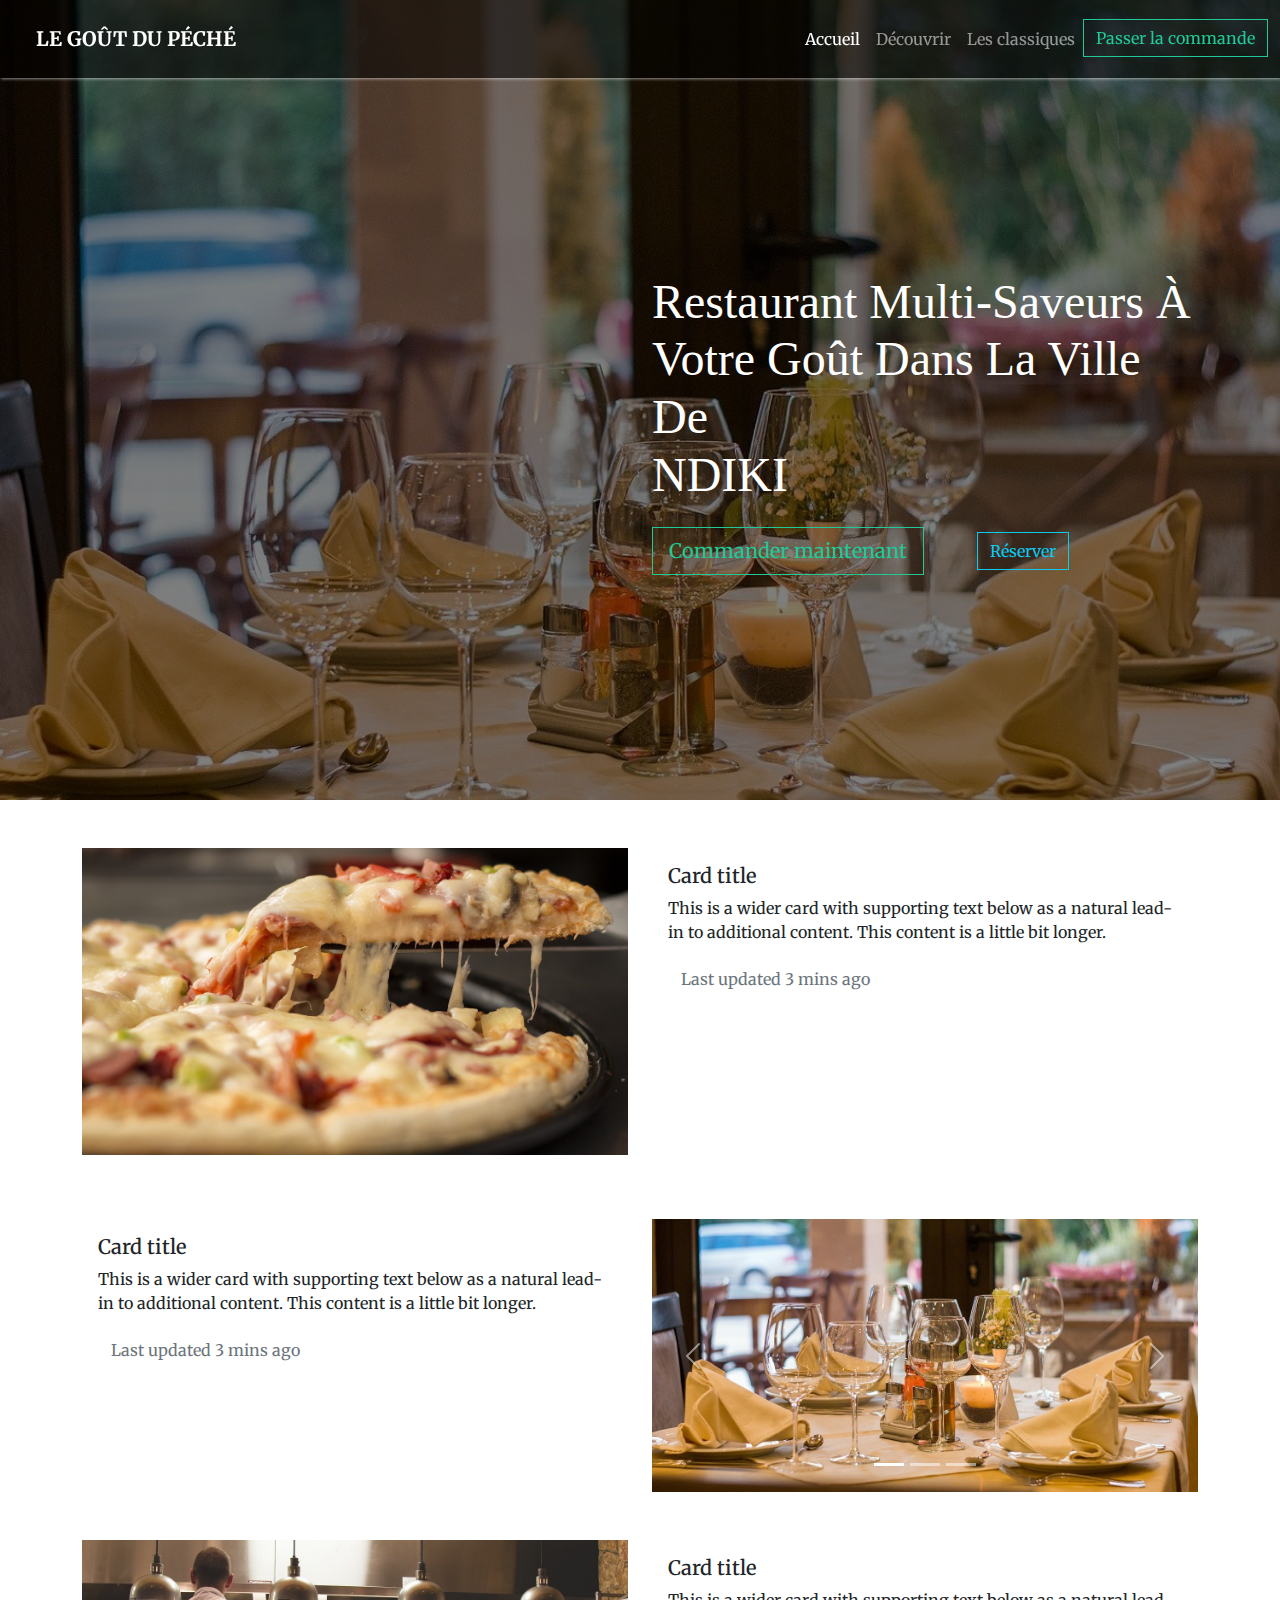
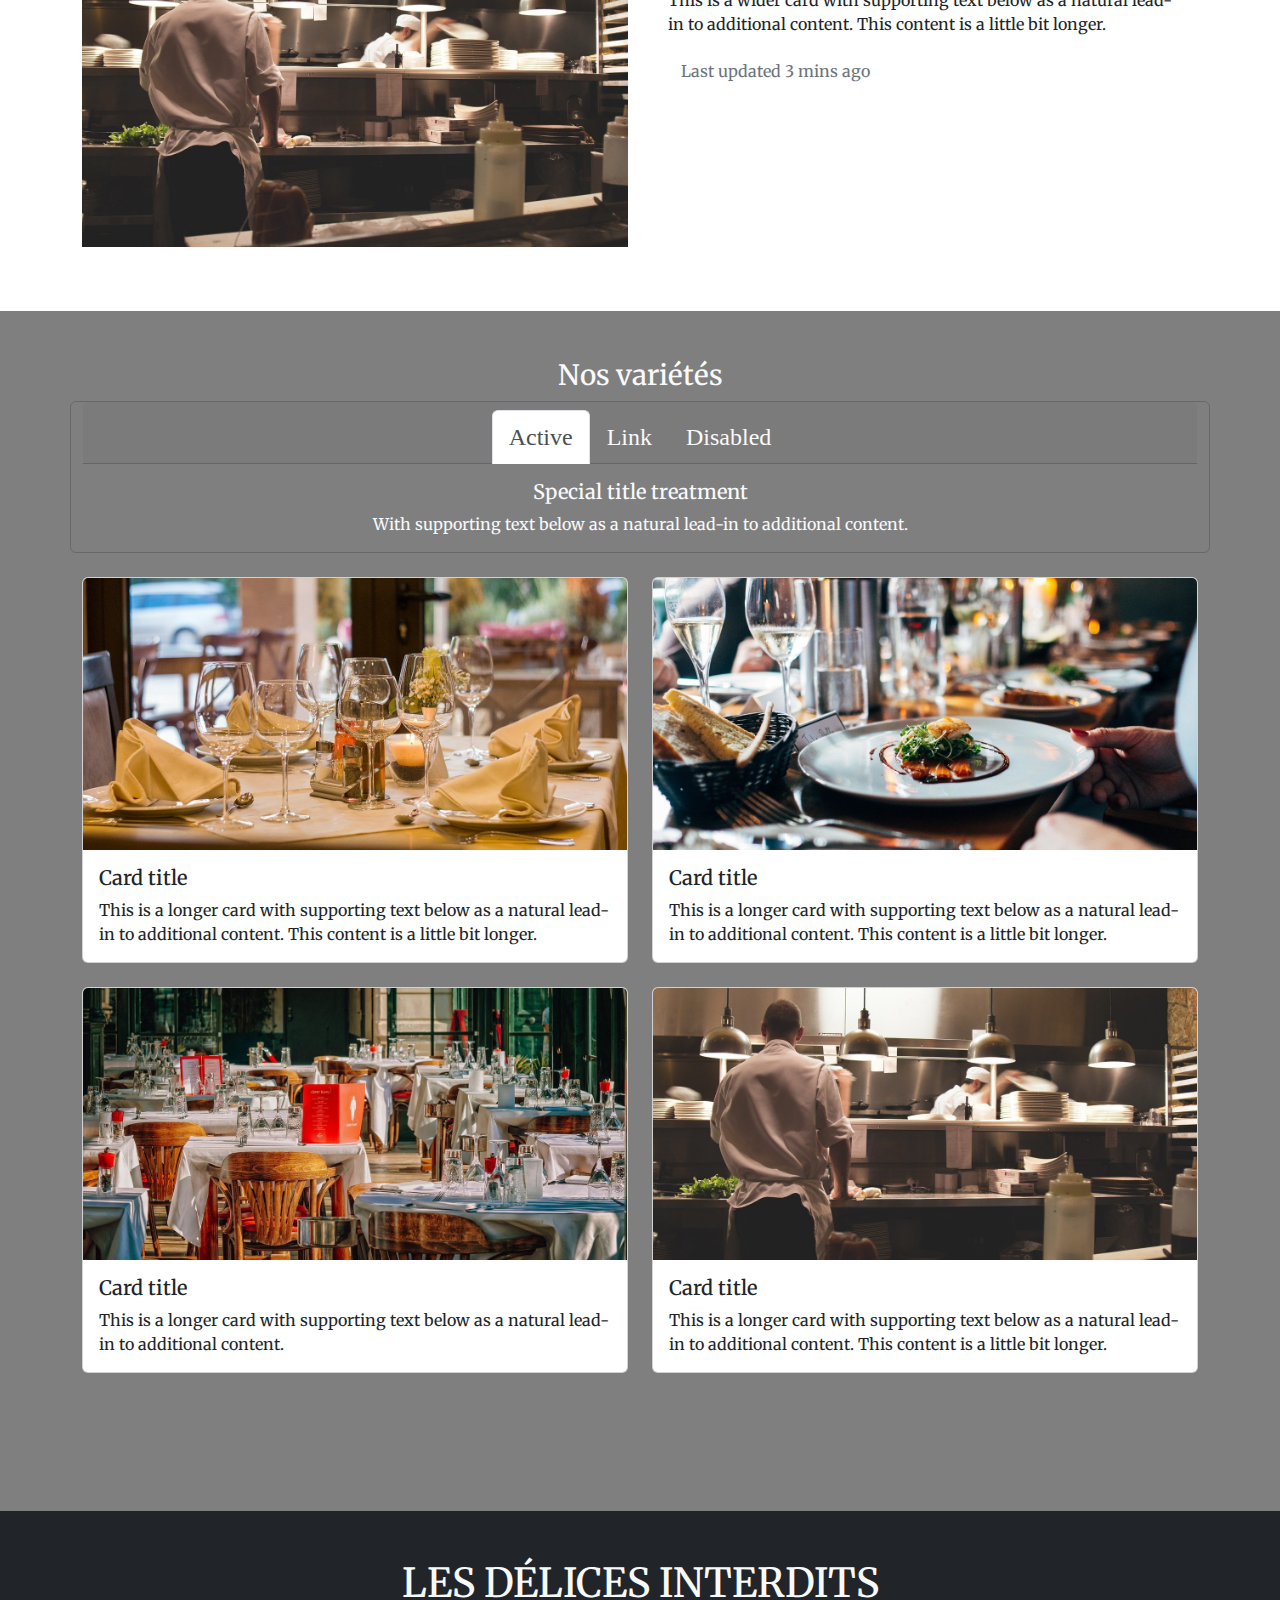
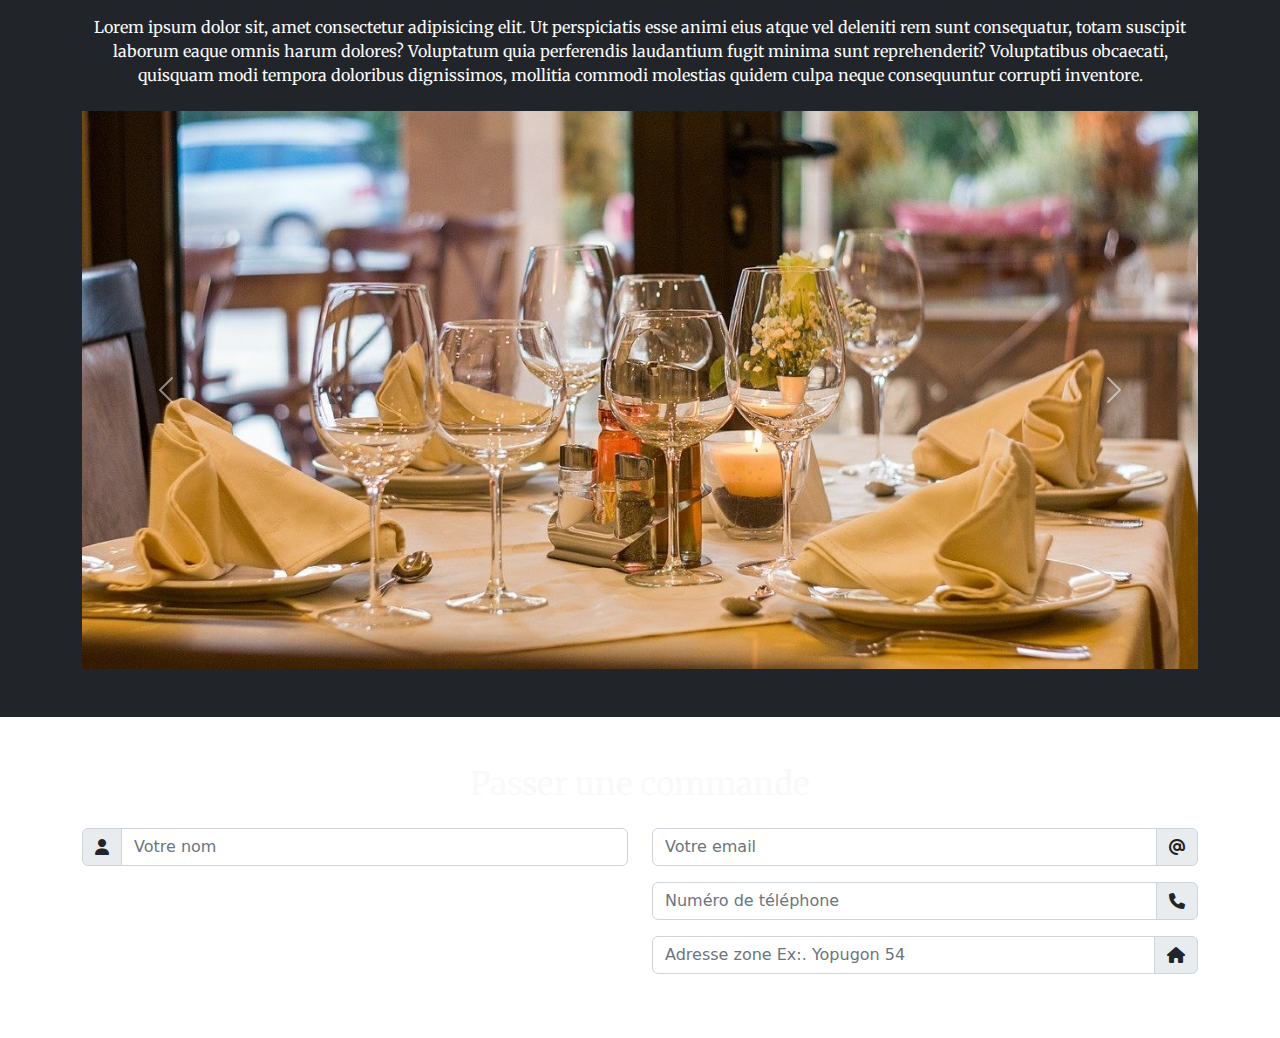
<file: HTML-CSS-Bootstrap/index.html>
<!doctype html>
<html lang="en">
  <head>
    <meta charset="utf-8">
    <meta name="viewport" content="width=device-width, initial-scale=1" />
    <link rel="stylesheet" href="https://cdnjs.cloudflare.com/ajax/libs/font-awesome/6.1.2/css/all.min.css" />
    <title>Bootstrap demo</title>
    <link href="assets/css/bootstrap.min.css" rel="stylesheet" />
    <link rel="stylesheet" href="assets/css/styles.css" />
  </head>
  <body>
    <nav class="cc-navbar navbar navbar-expand-lg position-fixed navbar-dark w-100">
        <div class="container-fluid">
          <a class="navbar-brand text-uppercase fw-bolder mx-4 py-3" href="#">Le goût du péché</a>
          <button class="navbar-toggler" type="button" data-bs-toggle="collapse" data-bs-target="#navbarSupportedContent" aria-controls="navbarSupportedContent" aria-expanded="false" aria-label="Toggle navigation">
            <span class="navbar-toggler-icon"></span>
          </button>
          <div class="collapse navbar-collapse" id="navbarSupportedContent">
            <ul class="navbar-nav ms-auto mb-2 mb-lg-0">
              <li class="nav-item" pe-4>
                <a class="nav-link active" aria-current="page" href="#">Accueil</a>
              </li>
              <li class="nav-item" pe-4>
                <a class="nav-link" href="#">Découvrir</a>
              </li>
              <li class="nav-item" pe-4>
                <a class="nav-link" href="#">Les classiques</a>
              </li>
              <li class="nav-item" pe-4>
                <a class="btn btn-order rounded-0" href="#">Passer la commande</a>
              </li>
            </ul>
          </div>
        </div>
    </nav>

    <section class="banner d-flex justify-content-center align-items-center pt-5">
        <div class="container my-5 py-5">
            <div class="row">
                <div class="col-md-6"></div>
                <div class="col-md-6">
                    <h1 class="text-capitalize py-3 redressed banner-desc">Restaurant multi-saveurs à<br />Votre goût dans la ville de<br />NDIKI</h1>
                    <p>
                        <button class="btn btn-order btn-lg me-5 rounded-0 merriweather">Commander maintenant</button>
                        <button class="btn btn-outline-info rounded-0 merriweather">Réserver</button>
                    </p>
                </div>
            </div>
        </div>
    </section>

    <section class="available merriweather py-5">
        <div class="container">
            <div class="row">
                <div class="card mb-3 border-0 rounded-0">
                    <div class="row">
                      <div class="col-md-6">
                        <img src="assets/img/banniere6.jpg" class="img-fluid" alt="...">
                      </div>
                      <div class="col-md-6">
                        <div class="card-body">
                          <h5 class="card-title">Card title</h5>
                          <p class="card-text">This is a wider card with supporting text below as a natural lead-in to additional content. This content is a little bit longer.</p>
                          <p class="card-text"><a href="#" class="text-muted btn">Last updated 3 mins ago</a></p>
                        </div>
                      </div>
                    </div>
                </div>
                <div class="card my-5 border-0 rounded-0">
                    <div class="row">
                      <div class="col-md-6">
                        <div class="card-body">
                          <h5 class="card-title">Card title</h5>
                          <p class="card-text">This is a wider card with supporting text below as a natural lead-in to additional content. This content is a little bit longer.</p>
                          <p class="card-text"><a href="#" class="text-muted btn">Last updated 3 mins ago</a></p>
                        </div>
                      </div>
                      <div class="col-md-6">
                        <div id="carouselExampleIndicators" class="carousel slide" data-bs-ride="true">
                            <div class="carousel-indicators">
                              <button type="button" data-bs-target="#carouselExampleIndicators" data-bs-slide-to="0" class="active" aria-current="true" aria-label="Slide 1"></button>
                              <button type="button" data-bs-target="#carouselExampleIndicators" data-bs-slide-to="1" aria-label="Slide 2"></button>
                              <button type="button" data-bs-target="#carouselExampleIndicators" data-bs-slide-to="2" aria-label="Slide 3"></button>
                            </div>
                            <div class="carousel-inner">
                              <div class="carousel-item active">
                                <img src="assets/img/carousel1.jpg" class="d-block w-100" alt="...">
                              </div>
                              <div class="carousel-item">
                                <img src="assets/img/carousel2.jpg" class="d-block w-100" alt="...">
                              </div>
                              <div class="carousel-item">
                                <img src="assets/img/carousel3.jpg" class="d-block w-100" alt="...">
                              </div>
                            </div>
                            <button class="carousel-control-prev" type="button" data-bs-target="#carouselExampleIndicators" data-bs-slide="prev">
                              <span class="carousel-control-prev-icon" aria-hidden="true"></span>
                              <span class="visually-hidden">Previous</span>
                            </button>
                            <button class="carousel-control-next" type="button" data-bs-target="#carouselExampleIndicators" data-bs-slide="next">
                              <span class="carousel-control-next-icon" aria-hidden="true"></span>
                              <span class="visually-hidden">Next</span>
                            </button>
                          </div>
                      </div>
                    </div>
                </div>
                <div class="card mb-3 border-0 rounded-0">
                    <div class="row">
                        <div class="col-md-6">
                            <img src="assets/img/banniere5.jpg" class="img-fluid" alt="...">
                          </div>
                        <div class="col-md-6">
                        <div class="card-body">
                          <h5 class="card-title">Card title</h5>
                          <p class="card-text">This is a wider card with supporting text below as a natural lead-in to additional content. This content is a little bit longer.</p>
                          <p class="card-text"><a href="#" class="text-muted btn">Last updated 3 mins ago</a></p>
                        </div>
                      </div>
                    </div>
                </div>
            </div>
        </div>
    </section>

    <section class="section cc-menu py-5 merriweather">
        <div class="container">
            <div class="row">
                <h3 class="text-center text-light merriweather">Nos variétés</h3>
                <div class="card bg-transparent text-center mb-4">
                    <div class="card-header redressed fs-4">
                      <ul class="nav nav-tabs justify-content-center card-header-tabs">
                        <li class="nav-item">
                          <a class="nav-link active" aria-current="true" href="#">Active</a>
                        </li>
                        <li class="nav-item">
                          <a class="nav-link text-light" href="#">Link</a>
                        </li>
                        <li class="nav-item">
                          <a class="nav-link text-light" href="#">Disabled</a>
                        </li>
                      </ul>
                    </div>
                    <div class="card-body text-light">
                      <h5 class="card-title">Special title treatment</h5>
                      <p class="card-text">With supporting text below as a natural lead-in to additional content.</p>
                    </div>
                </div>
            </div>
            <div class="row row-cols-1 row-cols-md-2 g-4">
                <div class="col">
                  <div class="card">
                    <img src="assets/img/carousel1.jpg" class="card-img-top" alt="...">
                    <div class="card-body">
                      <h5 class="card-title">Card title</h5>
                      <p class="card-text">This is a longer card with supporting text below as a natural lead-in to additional content. This content is a little bit longer.</p>
                    </div>
                  </div>
                </div>
                <div class="col">
                  <div class="card">
                    <img src="assets/img/carousel2.jpg" class="card-img-top" alt="...">
                    <div class="card-body">
                      <h5 class="card-title">Card title</h5>
                      <p class="card-text">This is a longer card with supporting text below as a natural lead-in to additional content. This content is a little bit longer.</p>
                    </div>
                  </div>
                </div>
                <div class="col d-sm-none d-md-block">
                  <div class="card">
                    <img src="assets/img/carousel3.jpg" class="card-img-top" alt="...">
                    <div class="card-body">
                      <h5 class="card-title">Card title</h5>
                      <p class="card-text">This is a longer card with supporting text below as a natural lead-in to additional content.</p>
                    </div>
                  </div>
                </div>
                <div class="col d-sm-none d-md-block">
                  <div class="card">
                    <img src="assets/img/carousel4.jpg" class="card-img-top" alt="...">
                    <div class="card-body">
                      <h5 class="card-title">Card title</h5>
                      <p class="card-text">This is a longer card with supporting text below as a natural lead-in to additional content. This content is a little bit longer.</p>
                    </div>
                  </div>
                </div>
            </div>
        </div>
    </section>

    <section class="cc-carousel merriweather bg-dark text-light text-center py-5">
        <div class="container">
            <div class="row">
                <h1 class="text-uppercase">Les délices interdits</h1>
                <div class="col pb-4">
                    Lorem ipsum dolor sit, amet consectetur adipisicing elit. Ut perspiciatis esse animi eius atque vel deleniti rem sunt consequatur, totam suscipit laborum eaque omnis harum dolores? Voluptatum quia perferendis laudantium fugit minima sunt reprehenderit? Voluptatibus obcaecati, quisquam modi tempora doloribus dignissimos, mollitia commodi molestias quidem culpa neque consequuntur corrupti inventore.
                </div>
            </div>
            <div id="carouselExampleFade" class="carousel slide carousel-fade" data-bs-ride="carousel">
                <div class="carousel-inner">
                  <div class="carousel-item active">
                    <img src="assets/img/carousel1.jpg" class="d-block w-100" alt="...">
                  </div>
                  <div class="carousel-item">
                    <img src="assets/img/carousel2.jpg" class="d-block w-100" alt="...">
                  </div>
                  <div class="carousel-item">
                    <img src="assets/img/carousel3.jpg" class="d-block w-100" alt="...">
                  </div>
                </div>
                <button class="carousel-control-prev" type="button" data-bs-target="#carouselExampleFade" data-bs-slide="prev">
                  <span class="carousel-control-prev-icon" aria-hidden="true"></span>
                  <span class="visually-hidden">Previous</span>
                </button>
                <button class="carousel-control-next" type="button" data-bs-target="#carouselExampleFade" data-bs-slide="next">
                  <span class="carousel-control-next-icon" aria-hidden="true"></span>
                  <span class="visually-hidden">Next</span>
                </button>
              </div>
        </div>
    </section>

    <section class="order-form py-5">
        <div class="container">
            <h2 class="merriweather text-center text-light mb-4">Passer une commande</h2>
            <form>
                <div class="row">
                    <div class="col-md-6 col-sm">
                        <div class="input-group mb-3">
                            <span class="input-group-text" id="basic-addon1"><i class="fas fa-user"></i></span>
                            <input type="text" class="form-control" placeholder="Votre nom">
                        </div>                          
                    </div>
                    <div class="col-md-6 col-sm">
                        <div class="input-group mb-3">
                            <input type="email" class="form-control" placeholder="Votre email">
                            <span class="input-group-text" id="basic-addon1"><i class="fas fa-at"></i></span>
                        </div> 
                        <div class="input-group mb-3">
                            <input type="number" class="form-control" placeholder="Numéro de téléphone">
                            <span class="input-group-text" id="basic-addon1"><i class="fas fa-phone"></i></span>
                        </div> 
                        <div class="input-group mb-3">
                            <input type="text" class="form-control" placeholder="Adresse zone Ex:. Yopugon 54">
                            <span class="input-group-text" id="basic-addon1"><i class="fas fa-home"></i></span>
                        </div> 
                    </div>
                </div>
            </form>
        </div>
    </section>
    <script src="assets/js/bootstrap.bundle.min.js"></script>
  </body>
</html>
</file>
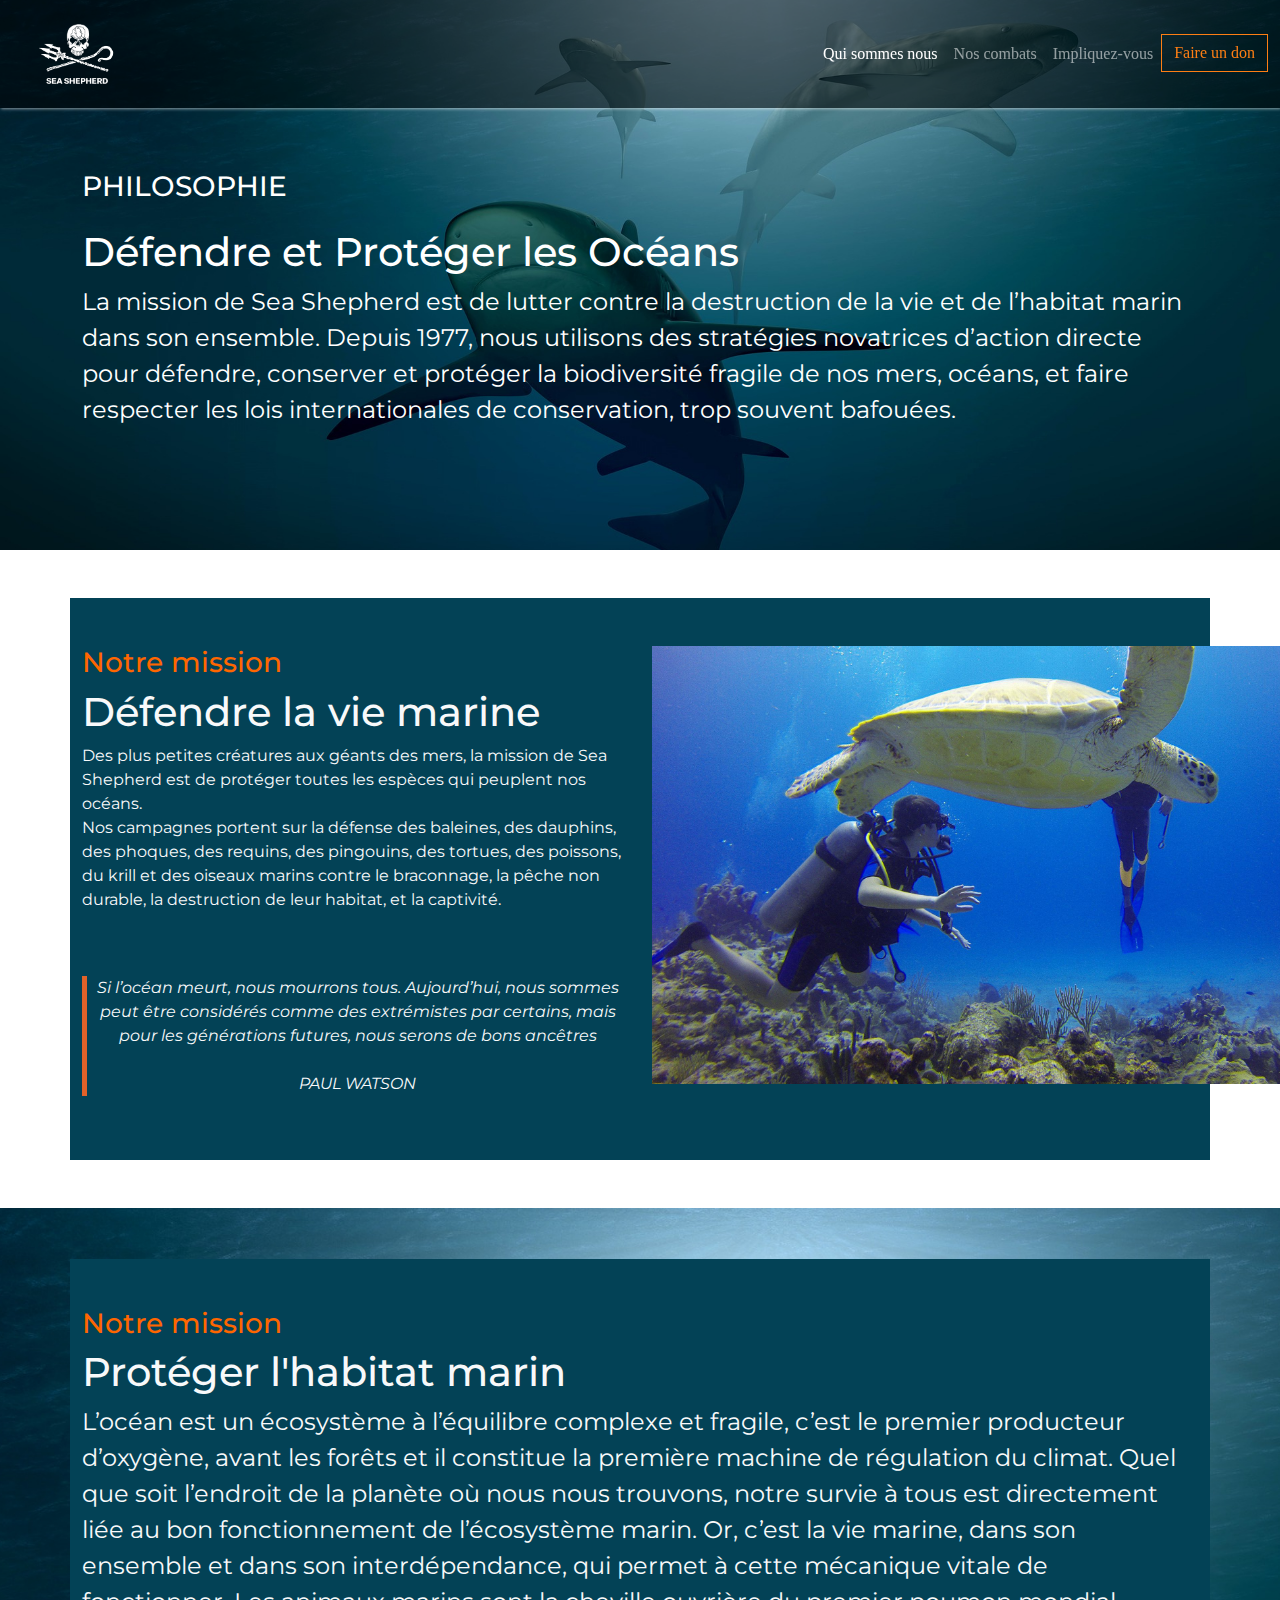
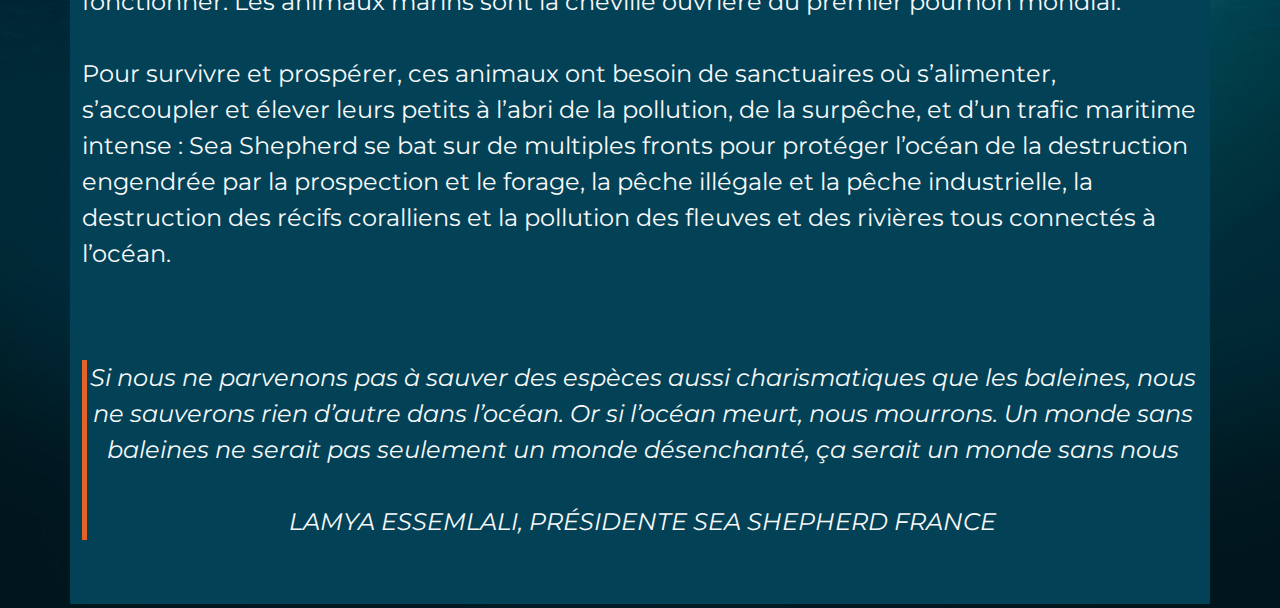
<file: Site-association/test.html>
<!doctype html>
<html lang="en">
  <head>
    <meta charset="utf-8">
    <meta name="viewport" content="width=device-width, initial-scale=1" />
    <link rel="stylesheet" href="https://cdnjs.cloudflare.com/ajax/libs/font-awesome/6.1.2/css/all.min.css" />
    <title>Bootstrap demo</title>
    <link href="assets/css/bootstrap.min.css" rel="stylesheet" />
    <link rel="stylesheet" href="assets/css/test-styles.css" />
  </head>
  <body>
    <nav class="cc-navbar navbar navbar-expand-lg position-fixed navbar-dark w-100">
      <div class="container-fluid">
        <a class="navbar-brand text-uppercase fw-bolder mx-4 py-3" href="/index.html"><img src="assets\img\logo_sea_shepherd_white-1.png" width="80" height="60" alt="logo"></a>
        <button class="navbar-toggler" type="button" data-bs-toggle="collapse" data-bs-target="#navbarSupportedContent" aria-controls="navbarSupportedContent" aria-expanded="false" aria-label="Toggle navigation">
          <span class="navbar-toggler-icon"></span>
        </button>
        <div class="collapse navbar-collapse" id="navbarSupportedContent">
          <ul class="navbar-nav ms-auto mb-2 mb-lg-0">
            <li class="nav-item" pe-4>
              <a class="nav-link active" aria-current="page" href="test.html">Qui sommes nous</a>
            </li>
            <li class="nav-item" pe-4>
              <a class="nav-link" href="#">Nos combats</a>
            </li>
            <li class="nav-item" pe-4>
              <a class="nav-link" href="#">Impliquez-vous</a>
            </li>
            <li class="nav-item" pe-4>
              <a class="btn btn-order rounded-0" href="https://www.helloasso.com/associations/sea-shepherd-france/formulaires/2">Faire un don</a>
            </li>
          </ul>
        </div>
      </div>
    </nav>

    <section>
      <div class="bg-image d-flex justify-content-center align-items-center pt-5" style="background-image: url('assets/img/banner2.jpg');">
        <div class="container my-5 py-5">
          <div class="row">
              <div class="background-img-desc montserrat">
                <h3 class="text-capitalize py-3">PHILOSOPHIE</h3>
                <h1>Défendre et Protéger les Océans</h1>
                <p>La mission de Sea Shepherd est de lutter contre la destruction de la vie et de l’habitat marin dans son ensemble. Depuis 1977, nous utilisons des stratégies novatrices d’action directe pour défendre, conserver et protéger la biodiversité fragile de nos mers, océans, et faire respecter les lois internationales de conservation, trop souvent bafouées.</p>
              </div>
          </div>
        </div>
      </div>
    </section>

    <section>
      <div class="container my-5 py-5" style="background-color: #034256;">
        <div class="row">
            <div class="col-md-6 montserrat text-light">
              <h3><font color="#FF6600">Notre mission</font></h3>
              <h1>Défendre la vie marine</h1>
              <p>                
                Des plus petites créatures aux géants des mers, la mission de Sea Shepherd est de protéger toutes les espèces qui peuplent nos océans.
                <br> 
                Nos campagnes portent sur la défense des baleines, des dauphins, des phoques, des requins, des pingouins, des tortues, des poissons, du krill et des oiseaux marins contre le braconnage, la pêche non durable, la destruction de leur habitat, et la captivité.
                <br>
                <br>
                <br>
              </p>
              <p class="citation">               
                Si l’océan meurt, nous mourrons tous. Aujourd’hui, nous sommes peut être considérés comme des extrémistes par certains, mais pour les générations futures, nous serons de bons ancêtres
                <br>
                <br>
                PAUL WATSON</p>
            </div>
            <div class="col-md-6">
              <img src="assets/img/plongeurs.jpg" alt="" style="height: 438px;">
            </div>
        </div>
      </div>
    </section>

    <section>
      <div class="bg-image2 d-flex justify-content-center align-items-center pt-5" style="background-image: url('assets/img/banner2.jpg');">
        <div class="container my-5 py-5" style="background-color: #034256;">
          <div class="row">
              <div class="background-img-desc montserrat">
                <div class="montserrat text-light">
                  <h3><font color="#FF6600">Notre mission</font></h3>
                  <h1>Protéger l'habitat marin</h1>
                  <p>                
                    L’océan est un écosystème à l’équilibre complexe et fragile, c’est le premier producteur d’oxygène, avant les forêts et il constitue la première machine de régulation du climat.
                    Quel que soit l’endroit de la planète où nous nous trouvons, notre survie à tous est directement liée au bon fonctionnement de l’écosystème marin.
                    Or, c’est la vie marine, dans son ensemble et dans son interdépendance, qui permet à cette mécanique vitale de fonctionner. Les animaux marins sont la cheville ouvrière du premier poumon mondial.
                    <br>
                    <br>
                    Pour survivre et prospérer, ces animaux ont besoin de sanctuaires où s’alimenter, s’accoupler et élever leurs petits à l’abri de la pollution, de la surpêche, et d’un trafic maritime intense :
                     Sea Shepherd se bat sur de multiples fronts pour protéger l’océan de la destruction engendrée par la prospection et le forage, la pêche illégale et la pêche industrielle, la destruction des récifs coralliens et la pollution des fleuves et des rivières tous connectés à l’océan.
                    <br>
                    <br>
                    <br>
                  </p>
                  <p class="citation">               
                    Si nous ne parvenons pas à sauver des espèces aussi charismatiques que les baleines, nous ne sauverons rien d’autre dans l’océan. Or si l’océan meurt, nous mourrons. Un monde sans baleines ne serait pas seulement un monde désenchanté, ça serait un monde sans nous
                    <br>
                    <br>
                    LAMYA ESSEMLALI, PRÉSIDENTE SEA SHEPHERD FRANCE
                  </p>
                </div>
              </div>
          </div>
        </div>
      </div>
    </section>
    <script src="assets/js/bootstrap.bundle.min.js"></script>
  </body>
</html>
</file>
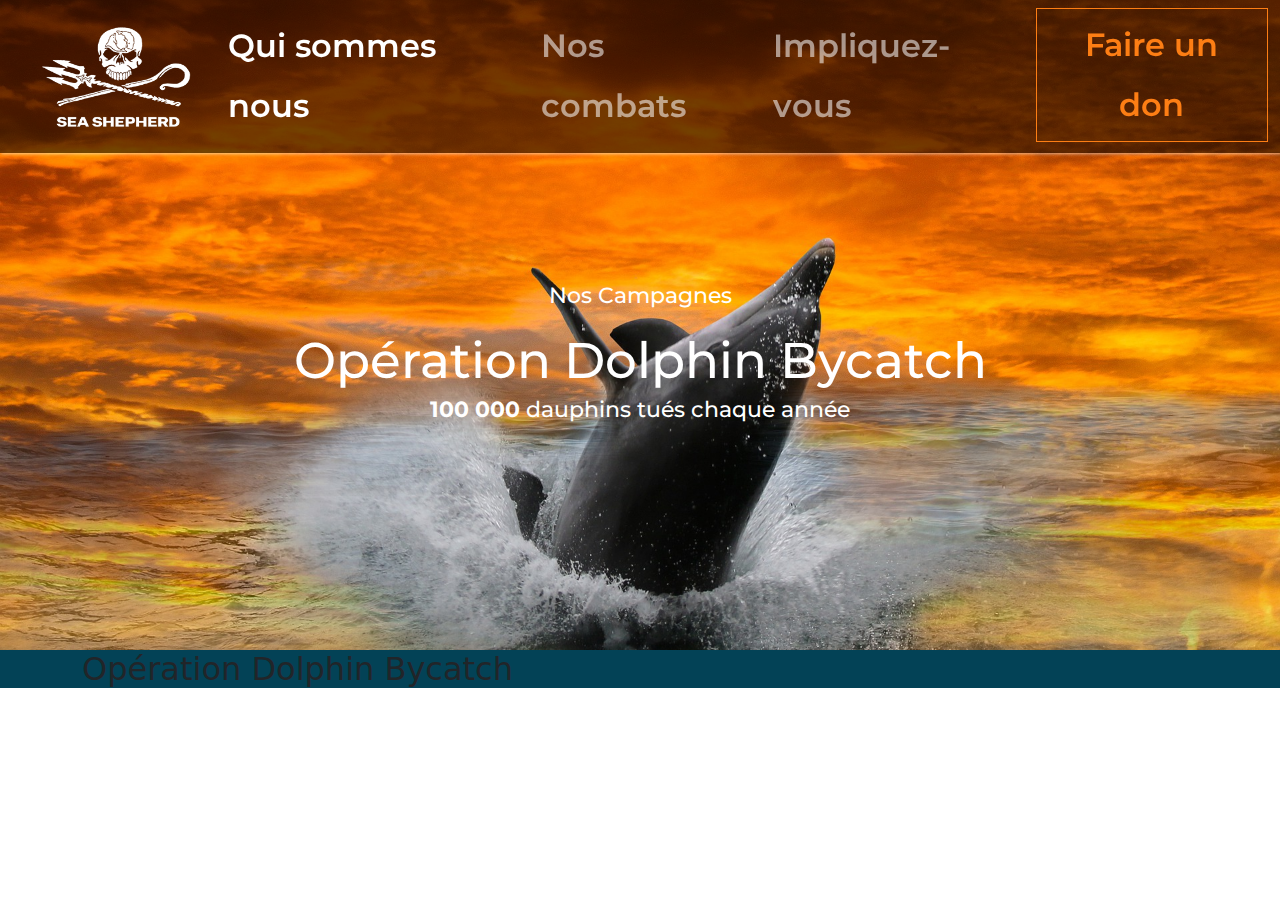
<file: Site-association/Site-association/test.html>
<!doctype html>
<html lang="en">
  <head>
    <meta charset="utf-8">
    <meta name="viewport" content="width=device-width, initial-scale=1" />
    <link rel="stylesheet" href="https://cdnjs.cloudflare.com/ajax/libs/font-awesome/6.1.2/css/all.min.css" />
    <title>Bootstrap demo</title>
    <link href="assets/css/bootstrap.min.css" rel="stylesheet" />
    <link rel="stylesheet" href="assets/css/test-styles.css" />
  </head>
    <body>
        <nav class="cc-navbar navbar navbar-expand-lg position-fixed navbar-dark w-100">
            <div class="container-fluid">
              <a class="navbar-brand text-uppercase fw-bolder mx-4 py-3" href="/index.html"><img src="assets\img\logo_sea_shepherd_white-1.png" width="160" height="100" alt="logo"></a>
              <button class="navbar-toggler" type="button" data-bs-toggle="collapse" data-bs-target="#navbarSupportedContent" aria-controls="navbarSupportedContent" aria-expanded="false" aria-label="Toggle navigation">
                <span class="navbar-toggler-icon"></span>
              </button>
              <div class="collapse navbar-collapse" id="navbarSupportedContent">
                <ul class="navbar-nav ms-auto mb-2 mb-lg-0">
                  <li class="nav-item" pe-4>
                    <a class="nav-link active" aria-current="page" href="test.html">Qui sommes nous</a>
                  </li>
                  <li class="nav-item" pe-4>
                    <a class="nav-link" href="#">Nos combats</a>
                  </li>
                  <li class="nav-item" pe-4>
                    <a class="nav-link" href="#">Impliquez-vous</a>
                  </li>
                  <li class="nav-item" pe-4>
                    <a class="btn btn-order rounded-0" href="https://www.helloasso.com/associations/sea-shepherd-france/formulaires/2">Faire un don</a>
                  </li>
                </ul>
              </div>
            </div>
        </nav>
        <section>
            <div class="bg-image d-flex justify-content-center align-items-center pt-5" style="background-image: url('assets/img/dauphin-bycatch.jpg');">
              <div class="container my-5 py-5">
                <div class="row">
                    <div class="background-img-desc montserrat text-center">
                      <h3 class="text-capitalize py-3">nos campagnes</h3>
                      <h1>Opération Dolphin Bycatch</h1>
                      <h3><b>100 000</b> dauphins tués chaque année</h3>
                    </div>
                </div>
              </div>
            </div>
          </section>
          <section class="cards">
            <div class="container">
                <h2>Opération Dolphin Bycatch</h2>
            </div>
          </section>
        <script src="assets/js/bootstrap.bundle.min.js"></script>
    </body>
</html>
</file>
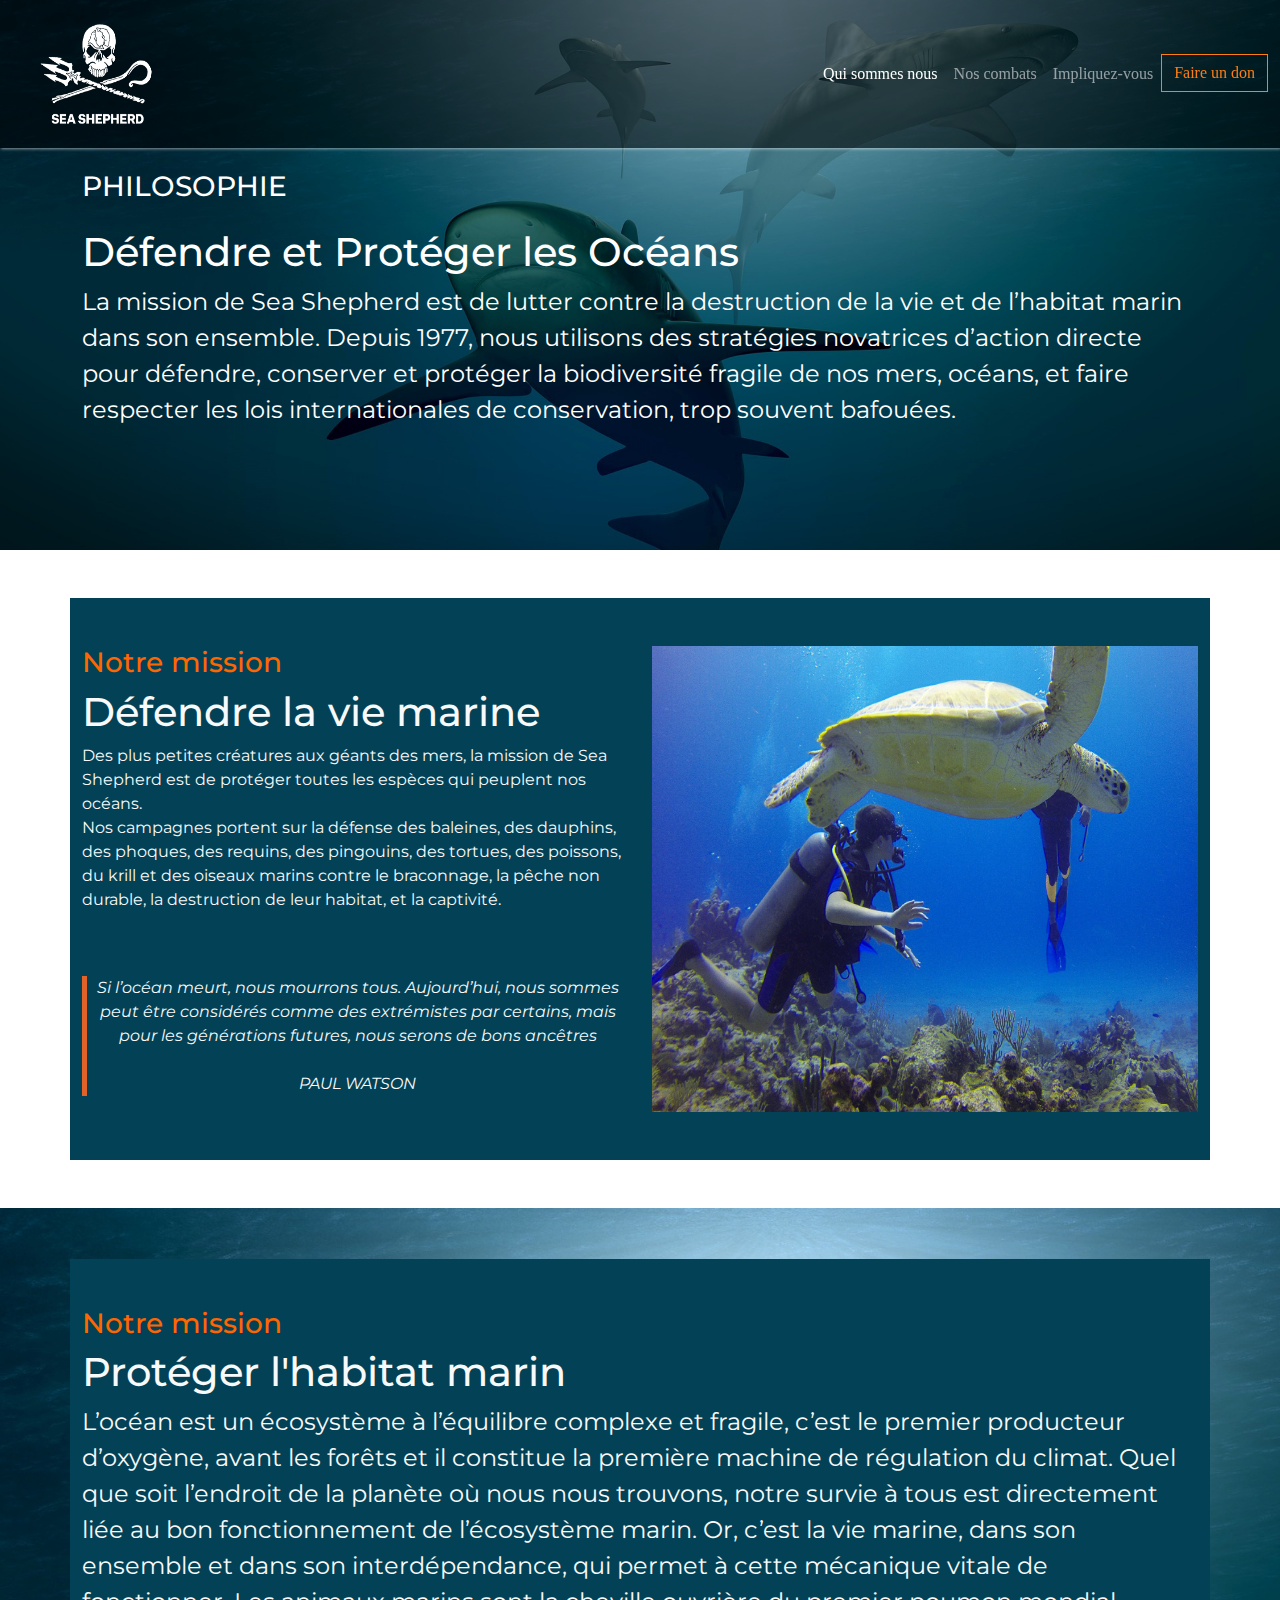
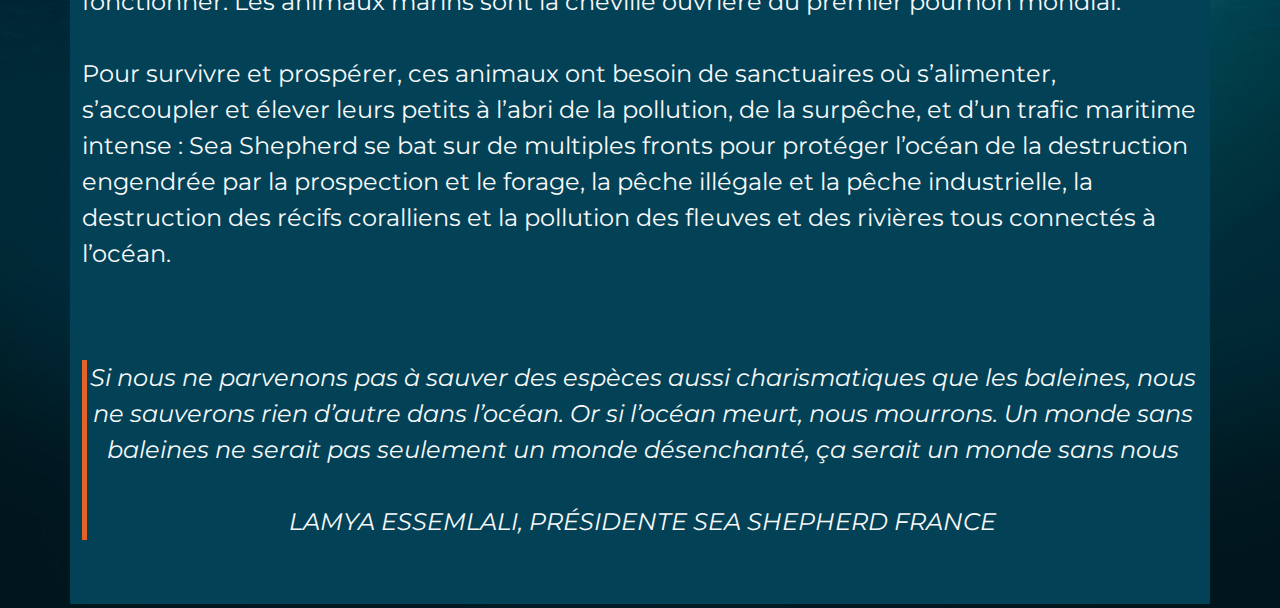
<file: Site-association/Site-association/whoweare.html>
<!doctype html>
<html lang="en">
  <head>
    <meta charset="utf-8">
    <meta name="viewport" content="width=device-width, initial-scale=1" />
    <link rel="stylesheet" href="https://cdnjs.cloudflare.com/ajax/libs/font-awesome/6.1.2/css/all.min.css" />
    <title>Bootstrap demo</title>
    <link href="assets/css/bootstrap.min.css" rel="stylesheet" />
    <link rel="stylesheet" href="assets/css/styles.css" />
  </head>
  <body>
    <nav class="cc-navbar navbar navbar-expand-lg position-fixed navbar-dark w-100">
      <div class="container-fluid">
        <a class="navbar-brand text-uppercase fw-bolder mx-4 py-3" href="/index.html"><img src="assets\img\logo_sea_shepherd_white-1.png" width="120" height="100" alt="logo"></a>
        <button class="navbar-toggler" type="button" data-bs-toggle="collapse" data-bs-target="#navbarSupportedContent" aria-controls="navbarSupportedContent" aria-expanded="false" aria-label="Toggle navigation">
          <span class="navbar-toggler-icon"></span>
        </button>
        <div class="collapse navbar-collapse" id="navbarSupportedContent">
          <ul class="navbar-nav ms-auto mb-2 mb-lg-0">
            <li class="nav-item" pe-4>
              <a class="nav-link active" aria-current="page" href="test.html">Qui sommes nous</a>
            </li>
            <li class="nav-item" pe-4>
              <a class="nav-link" href="#">Nos combats</a>
            </li>
            <li class="nav-item" pe-4>
              <a class="nav-link" href="#">Impliquez-vous</a>
            </li>
            <li class="nav-item" pe-4>
              <a class="btn btn-order rounded-0" href="https://www.helloasso.com/associations/sea-shepherd-france/formulaires/2">Faire un don</a>
            </li>
          </ul>
        </div>
      </div>
    </nav>

    <section>
      <div class="bg-image d-flex justify-content-center align-items-center pt-5" style="background-image: url('assets/img/banner2.jpg');">
        <div class="container my-5 py-5">
          <div class="row">
              <div class="background-img-desc montserrat">
                <h3 class="text-capitalize py-3">PHILOSOPHIE</h3>
                <h1>Défendre et Protéger les Océans</h1>
                <p>La mission de Sea Shepherd est de lutter contre la destruction de la vie et de l’habitat marin dans son ensemble. Depuis 1977, nous utilisons des stratégies novatrices d’action directe pour défendre, conserver et protéger la biodiversité fragile de nos mers, océans, et faire respecter les lois internationales de conservation, trop souvent bafouées.</p>
              </div>
          </div>
        </div>
      </div>
    </section>

    <section>
      <div class="container my-5 py-5" style="background-color: #034256;">
        <div class="row">
            <div class="col-md-6 montserrat text-light">
              <h3><font color="#FF6600">Notre mission</font></h3>
              <h1>Défendre la vie marine</h1>
              <p>                
                Des plus petites créatures aux géants des mers, la mission de Sea Shepherd est de protéger toutes les espèces qui peuplent nos océans.
                <br> 
                Nos campagnes portent sur la défense des baleines, des dauphins, des phoques, des requins, des pingouins, des tortues, des poissons, du krill et des oiseaux marins contre le braconnage, la pêche non durable, la destruction de leur habitat, et la captivité.
                <br>
                <br>
                <br>
              </p>
              <p class="citation">               
                Si l’océan meurt, nous mourrons tous. Aujourd’hui, nous sommes peut être considérés comme des extrémistes par certains, mais pour les générations futures, nous serons de bons ancêtres
                <br>
                <br>
                PAUL WATSON</p>
            </div>
            <div class="col-md-6">
              <img src="assets/img/plongeurs.jpg" alt="" style="height: 100%; width: 100%;">
            </div>
        </div>
      </div>
    </section>

    <section>
      <div class="bg-image2 d-flex justify-content-center align-items-center pt-5" style="background-image: url('assets/img/banner2.jpg');">
        <div class="container my-5 py-5" style="background-color: #034256;">
          <div class="row">
              <div class="background-img-desc montserrat">
                <div class="montserrat text-light">
                  <h3><font color="#FF6600">Notre mission</font></h3>
                  <h1>Protéger l'habitat marin</h1>
                  <p>                
                    L’océan est un écosystème à l’équilibre complexe et fragile, c’est le premier producteur d’oxygène, avant les forêts et il constitue la première machine de régulation du climat.
                    Quel que soit l’endroit de la planète où nous nous trouvons, notre survie à tous est directement liée au bon fonctionnement de l’écosystème marin.
                    Or, c’est la vie marine, dans son ensemble et dans son interdépendance, qui permet à cette mécanique vitale de fonctionner. Les animaux marins sont la cheville ouvrière du premier poumon mondial.
                    <br>
                    <br>
                    Pour survivre et prospérer, ces animaux ont besoin de sanctuaires où s’alimenter, s’accoupler et élever leurs petits à l’abri de la pollution, de la surpêche, et d’un trafic maritime intense :
                     Sea Shepherd se bat sur de multiples fronts pour protéger l’océan de la destruction engendrée par la prospection et le forage, la pêche illégale et la pêche industrielle, la destruction des récifs coralliens et la pollution des fleuves et des rivières tous connectés à l’océan.
                    <br>
                    <br>
                    <br>
                  </p>
                  <p class="citation">               
                    Si nous ne parvenons pas à sauver des espèces aussi charismatiques que les baleines, nous ne sauverons rien d’autre dans l’océan. Or si l’océan meurt, nous mourrons. Un monde sans baleines ne serait pas seulement un monde désenchanté, ça serait un monde sans nous
                    <br>
                    <br>
                    LAMYA ESSEMLALI, PRÉSIDENTE SEA SHEPHERD FRANCE
                  </p>
                </div>
              </div>
          </div>
        </div>
      </div>
    </section>

    <script src="assets/js/bootstrap.bundle.min.js"></script>
  </body>
</html>
</file>
<file: HTML-CSS-Bootstrap/assets/css/styles.css>
@import url('https://fonts.googleapis.com/css?family=Redressed&family=Merriweather:wght@300;400;700&display=swap');

.redressed {
    font-family: 'Redressed', cursive;
}

.merriweather {
    font-family: 'Merriweather', serif;
}

.cc-navbar {
    background-color: rgba(0,0,0,0.55);
    font-family: 'Merriweather', serif;
    box-shadow: 1px 1px 3px rgba(255, 255, 255, 0.54);
    z-index: 99;
}

.cc-navbar .nav-link {
    border-bottom: 1px solid transparent;
    transition: padding-bottom .4s ease-in-out, border-color .3s ease;
}

.cc-navbar .nav-link:hover {
    padding-bottom: 20px;
    border-bottom-color: var(--bs-teal);
}

.banner {
    background: linear-gradient(rgba(0,0,0,.5),rgba(0,0,0,.5)), url('../img/banniere2.jpg') center center fixed no-repeat;
    background-size: cover;
    height: 800px;
}

.banner .banner-desc {
    font-size: 48px;
    font-weight: 400;
    color: #fff;

}

.cc-menu {
    background: linear-gradient(rgba(0,0,0,.5),rgba(0,0,0,.5)), url('../img/banniere5.jpg') center center fixed no-repeat;
    background-size: cover;
    height: 1200px;
}

.btn-order {
    color: var(--bs-teal);
    border-color: var(--bs-teal);
    transition: 0.5s;
}

.btn-order:hover,
.btn-order:active {
    color: #fff;
    background-color: var(--bs-teal);
}
</file>
<file: Site-association/assets/css/test-styles.css>
@import url('https://fonts.googleapis.com/css?family=Montserrat:wght@300;400;700&display=swap');


.montserrat {
    font-family: 'Montserrat', sans-serif;
}

.cc-navbar {
    background-color: rgba(0,0,0,0.55);
    font-family: 'Merriweather', serif;
    box-shadow: 1px 1px 3px rgba(255, 255, 255, 0.54);
    z-index: 99;
}

.cc-navbar .nav-link {
    border-bottom: 1px solid transparent;
    transition: padding-bottom .4s ease-in-out, border-color .3s ease;
}

.cc-navbar .nav-link:hover {
    padding-bottom: 20px;
    border-bottom-color: var(--bs-orange);
}

.cards {
  background-color: #034256;
}

.banner .banner-desc{
    background: linear-gradient(rgba(0,0,0,.5),rgba(0,0,0,.5)), url('../img/Banner.jpg') center center fixed no-repeat;
    background-size: cover;
    height: 800px;
}

.background-img-desc {
    font-size: 24px;
    font-weight: 400;
    color: #fff;
}

.cc-menu {
    background: linear-gradient(rgba(0,0,0,.5),rgba(0,0,0,.5)), url('../img/banniere5.jpg') center center fixed no-repeat;
    background-size: cover;
    height: 1200px;
}

.btn-order {
    color: var(--bs-orange);
    border-color: var(--bs-orange);
    transition: 0.5s;
}

.btn-order:hover,
.btn-order:active {
    color: #fff;
    background-color: var(--bs-orange);
}

.card-carousel {
    background-color: #034256;
}

.bg-image{
    background-size: cover;
    background-position: center;
    background-repeat: no-repeat;
    background-image: url('assets/img/banner2.jpg');
    height: 550px;
  }

.citation{
    border-left: 5px solid #E26229;
    font-style: italic;
    text-align: center;
}

.bg-image2{
    background-size: cover;
    background-position: center;
    background-repeat: no-repeat;
    background-image: url('assets/img/banner2.jpg');
    height: 1000px;
  }
</file>
<file: Site-association/Site-association/assets/css/test-styles.css>
@import url('https://fonts.googleapis.com/css?family=Montserrat:wght@300;400;700&display=swap');


.montserrat {
    font-family: 'Montserrat', sans-serif;
}

.cc-navbar {
    background-color: rgba(0,0,0,0.55);
    font-family: 'Montserrat', serif;
    box-shadow: 1px 1px 3px rgba(255, 255, 255, 0.54);
    z-index: 99;
}

.cc-navbar .nav-link {
    border-bottom: 1px solid transparent;
    transition: padding-bottom .4s ease-in-out, border-color .3s ease;
}

.cc-navbar .nav-link:hover {
    padding-bottom: 20px;
    border-bottom-color: var(--bs-orange);
    
}

.cc-navbar .nav-item {
    font-size: 32px;
    font-weight: 600;
    line-height: 60px;
    text-decoration: none solid rgb(0, 0, 0);
    text-align: left;
}

.cards {
  background-color: #034256;
}

.banner .banner-desc{
    background: linear-gradient(rgba(0,0,0,.5),rgba(0,0,0,.5)), url('../img/Banner.jpg') center center fixed no-repeat;
    background-size: cover;
    height: 800px;
}

.background-img-desc {
    font-size: 24px;
    font-weight: 400;
    color: #fff;
}


.btn-order {
    font-size: 32px;
    font-weight: 600;
    line-height: 60px;
    color: var(--bs-orange);
    border-color: var(--bs-orange);
    transition: 0.5s;
}

.btn-order:hover,
.btn-order:active {
    color: #fff;
    background-color: var(--bs-orange);
}

.card-carousel {
    background-color: #034256;
}

.bg-image{
    background-size: cover;
    background-position: center;
    background-repeat: no-repeat;
    height: 650px;
  }

.citation{
    border-left: 5px solid #E26229;
    font-style: italic;
    text-align: center;
}

.bg-image2{
    background-size: cover;
    background-position: center;
    background-repeat: no-repeat;
    background-image: url('assets/img/banner2.jpg');
    height: 1000px;
  }

h3 {
    font-size: 22px;
    font-weight: 500;
    line-height: 22px;
    text-decoration: none solid rgb(255, 255, 255);
}

h1{
    font-size: 50px;
    font-weight: 500;
    line-height: 60px;
    text-decoration: none solid rgb(255, 255, 255);
}
</file>
<file: Site-association/Site-association/assets/css/styles.css>
@import url('https://fonts.googleapis.com/css?family=Montserrat:wght@300;400;700&display=swap');


.montserrat {
    font-family: 'Montserrat', sans-serif;
}

.cc-navbar {
    background-color: rgba(0,0,0,0.55);
    font-family: 'Merriweather', serif;
    box-shadow: 1px 1px 3px rgba(255, 255, 255, 0.54);
    z-index: 99;
}

.cc-navbar .nav-link {
    border-bottom: 1px solid transparent;
    transition: padding-bottom .4s ease-in-out, border-color .3s ease;
}

.cc-navbar .nav-link:hover {
    padding-bottom: 20px;
    border-bottom-color: var(--bs-orange);
}

.cards {
  background-color: #034256;
}

.banner .banner-desc{
    background: linear-gradient(rgba(0,0,0,.5),rgba(0,0,0,.5)), url('../img/Banner.jpg') center center fixed no-repeat;
    background-size: cover;
    height: 800px;
}

.background-img-desc {
    font-size: 24px;
    font-weight: 400;
    color: #fff;
}


.btn-order {
    color: var(--bs-orange);
    border-color: var(--bs-orange);
    transition: 0.5s;
}

.btn-order:hover,
.btn-order:active {
    color: #fff;
    background-color: var(--bs-orange);
}

.card-carousel {
    background-color: #034256;
}

.bg-image{
    background-size: cover;
    background-position: center;
    background-repeat: no-repeat;
    background-image: url('assets/img/banner2.jpg');
    height: 550px;
  }

.citation{
    border-left: 5px solid #E26229;
    font-style: italic;
    text-align: center;
}

.bg-image2{
    background-size: cover;
    background-position: center;
    background-repeat: no-repeat;
    background-image: url('assets/img/banner2.jpg');
    height: 1000px;
  }
</file>
